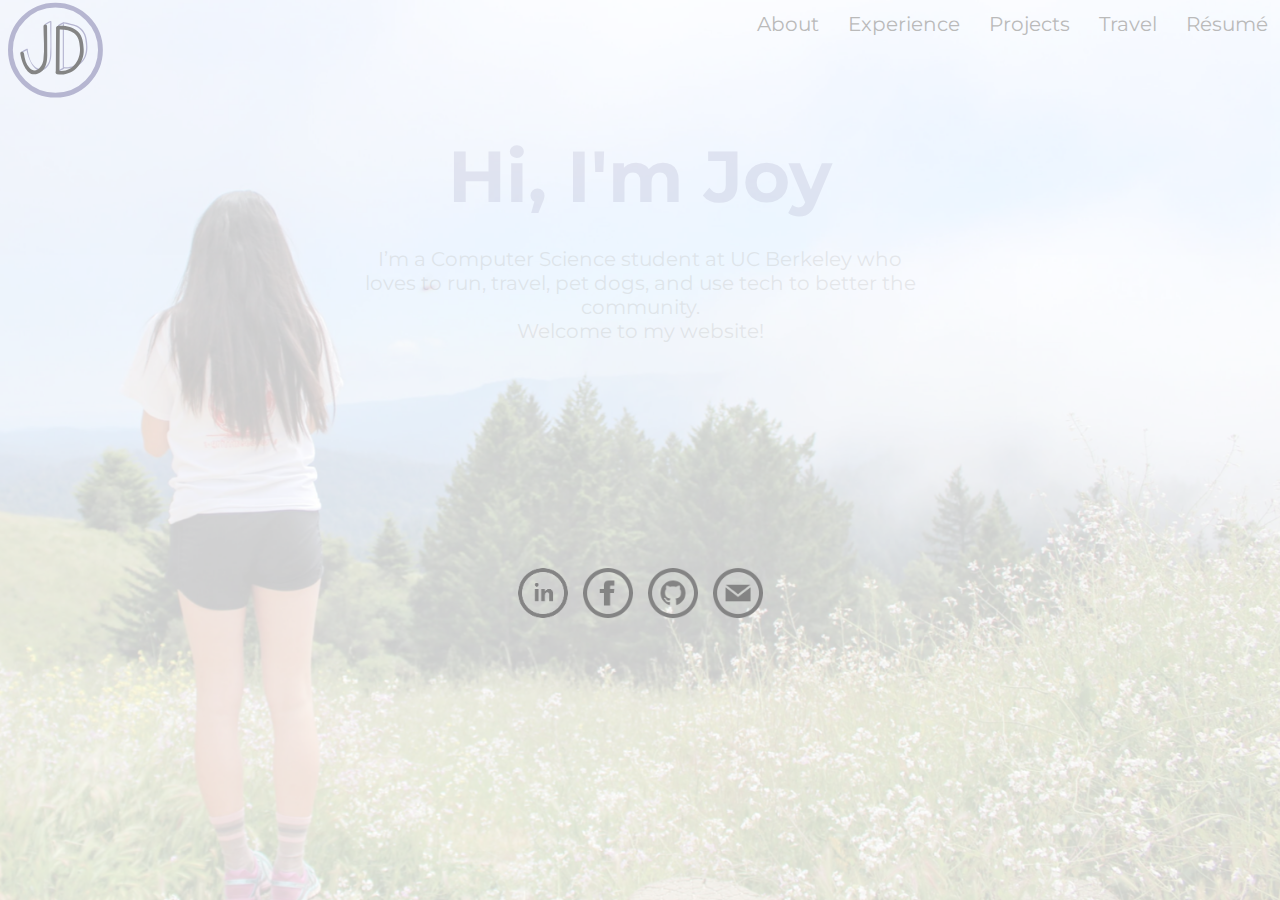
<file: index.html>
<html>
	<head>
		<link href='https://fonts.googleapis.com/css?family=Montserrat:100,200,300,400,500,600,700,800,900' rel='stylesheet'>
		<meta charset="utf-8">
		<title>Joy Dong</title>
		<link rel="shortcut icon" type="image/x-icon" href="assets/img/favicon.ico">
		<link href='https://fonts.googleapis.com/css?family=Montserrat' rel='stylesheet'>
		<script type="text/javascript" src="https://code.jquery.com/jquery-1.11.3.min.js"></script>
		<script type="text/javascript" src="assets/script/main.js"></script>
		<link rel="stylesheet" type="text/css" href="assets/css/style.css" />
	</head>

	<style>
		body, html {
		    height: 100%;
		    margin: 0;
		}

		.bg { 
		    /* The image used */
		    background-image: url("assets/img/background_with_opacity.png");

		    /* Full height */
		    height: 100%; 
		    /*width: 95%*/

		    /* Center and scale the image nicely */
		    background-position: center;
		    background-repeat: no-repeat;
		    background-size: cover;
		    /*opacity: 0.5;*/

		}

		.bg .img {
			opacity:0.5;
		}
	</style>

	<body>
		<div class="bg">


		<div class="main-container">
			<a href="index.html"><div id="logo"><img src="assets/img/logo.svg"></div></a>
			<div id="links-container">
				<div class="links" id="about">
					<a href="about.html">About</a>
				</div>
				<div class="links" id="experience">
					<a href="experience.html">Experience</a>
				</div>
				<div class="links" id="projects">
					<a href="projects.html">Projects</a>
				</div>
				<div class="links" id="travel">
					<a href="travel.html">Travel</a>
				</div>
				<div class="links" id="resume">
					<a href="assets/resume_JoyDong.pdf"target="_blank">Résumé</a>
				</div>
			</div>
		</div>
			<!-- <div id="navbar">
				<div class="main-container">
					<a href="index.html"><div id="logo"><img src="assets/img/logo.svg"></div></a>
					<div id="links-container">
						<a href="about.html"> 
							<div class="links" id="about">About</div>
						</a>
						<a href="experience.html"> 
							<div class="links" id="experience">Experience</div>
						</a>
						<a href="projects.html"> 
							<div class="links" id="projects">Projects</div>
						</a>
						<a href="travel.html"> 
							<div class="links" id="travel">Travel</div>
						</a>
						<a href="assets/resume_JoyDong.pdf"target="_blank"> 
							<div class="links" id="resume">Résumé</div>
						</a>
					</div>
				</div>
			</div> -->



			<section id="main-title">
				<h1><div id="hello">Hi, I'm Joy</div></h1>
				<div id="welcome-message">
					<p>
						I’m a Computer Science student at UC Berkeley who loves to run, travel, pet dogs, and use tech to better the community.<br>Welcome to my website!
					</p>
				</div>
			</section>

			<div id="footer">		
				<a href="https://www.linkedin.com/in/joy-dong/"target="_blank"> 
					<div id="linkedin" class="circle"><img src="assets/img/linkedin.png"></div>
				</a>
				<a href="https://www.facebook.com/joydong99"target="_blank"> 
					<div id="facebook" class="circle"><img src="assets/img/facebook.png"></div>
				</a>
				<a href="https://github.com/joyydong"target="_blank"> 
					<div id="github" class="circle"><img src="assets/img/github.png"></div>
				</a>
				<a href="mailto:joydong@berkeley.edu?subject=Hi!">
					<div id="email" class="circle"><img src="assets/img/email.png"></div>
				</a>
			</div>
		</div>
	</body>
</html>
</file>
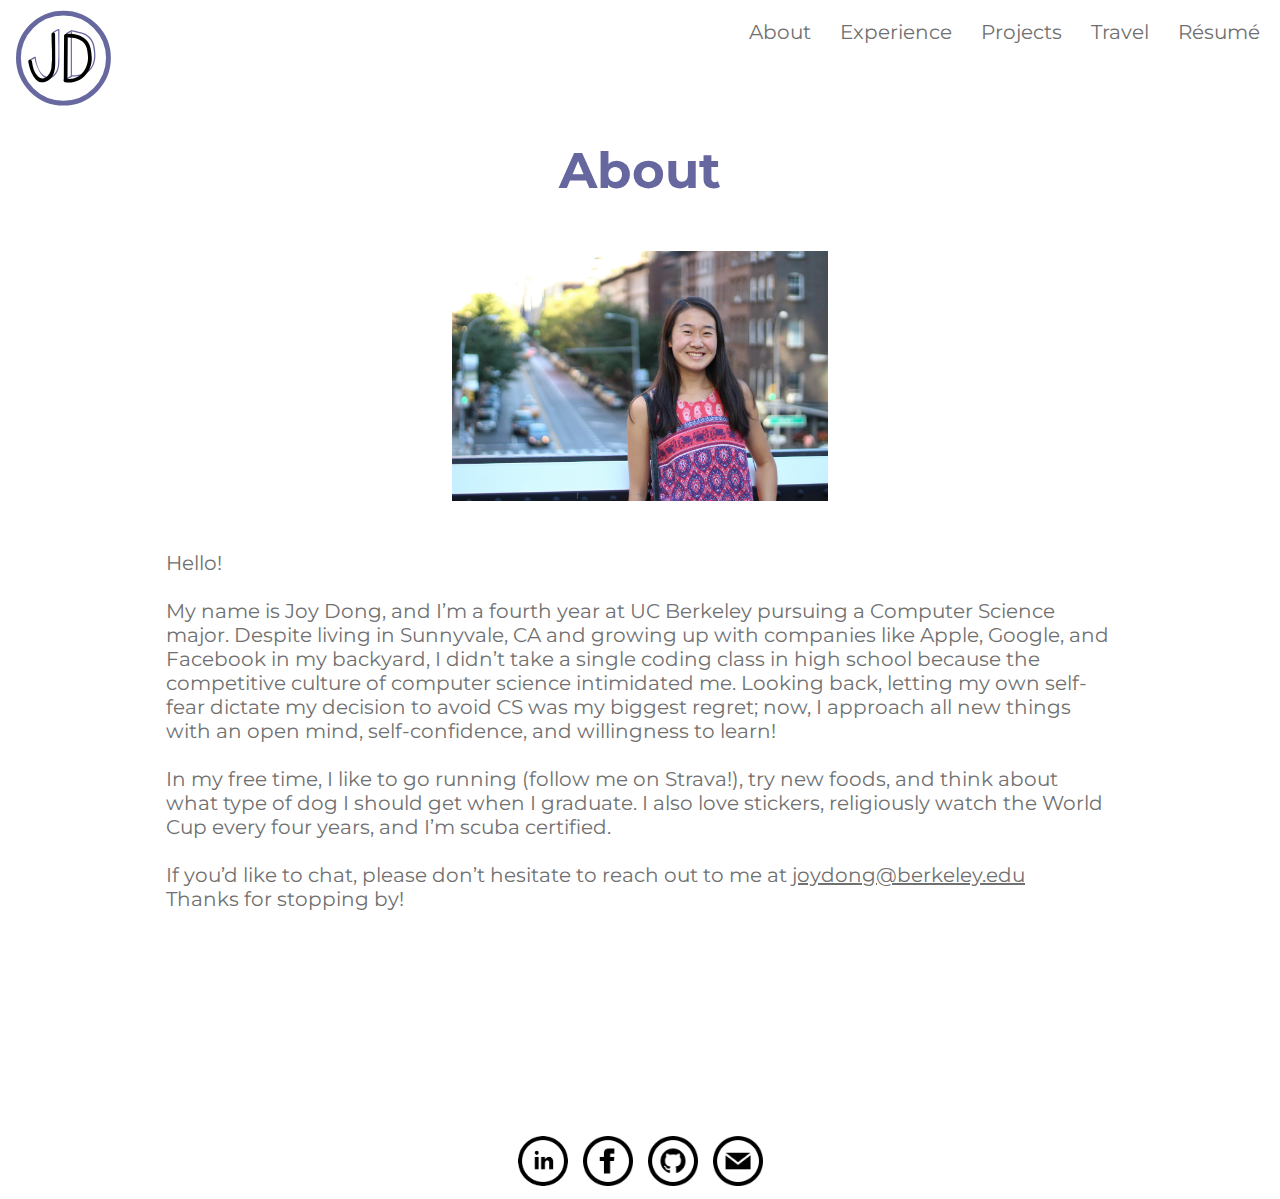
<file: about.html>
<html>
	<head>
		<link href='https://fonts.googleapis.com/css?family=Montserrat:100,200,300,400,500,600,700,800,900' rel='stylesheet'>
		<meta charset="utf-8">
		<title>About</title>
		<link rel="shortcut icon" type="image/x-icon" href="assets/img/favicon.ico">
		<link href='https://fonts.googleapis.com/css?family=Montserrat' rel='stylesheet'>
		<script type="text/javascript" src="https://code.jquery.com/jquery-1.11.3.min.js"></script>
		<script type="text/javascript" src="assets/script/main.js"></script>
		<link rel="stylesheet" type="text/css" href="assets/css/style.css" />
	</head>

	<body>


		
		<!-- <div id="navbar"> -->
			<div class="main-container">
				<a href="index.html"><div id="logo"><img src="assets/img/logo.svg"></div></a>
				<div id="links-container">
					<div class="links" id="about">
						<a href="about.html">About</a>
					</div>
					<div class="links" id="experience">
						<a href="experience.html">Experience</a>
					</div>
					<div class="links" id="projects">
						<a href="projects.html">Projects</a>
					</div>
					<div class="links" id="travel">
						<a href="travel.html">Travel</a>
					</div>
					<div class="links" id="resume">
						<a href="assets/resume_JoyDong.pdf"target="_blank">Résumé</a>
					</div>
				</div>
			</div>
		<!-- </div> -->

		<h1><div id="title">About</div></h1>
			<div id="me-pic"><img src="assets/img/highline_pic.JPG"></div>
			<div id="about-text">
				<p>
					Hello! <br><br>
					My name is Joy Dong, and I’m a fourth year at UC Berkeley pursuing a Computer Science major. Despite living in Sunnyvale, CA and growing up with companies like Apple, Google, and Facebook in my backyard, I didn’t take a single coding class in high school because the competitive culture of computer science intimidated me. Looking back, letting my own self-fear dictate my decision to avoid CS was my biggest regret; now, I approach all new things with an open mind, self-confidence, and willingness to learn!<br><br>
					In my free time, I like to go running (<a href="https://www.strava.com/athletes/29554437">follow me on Strava!</a>), try new foods, and think about what type of dog I should get when I graduate. I also love stickers, religiously watch the World Cup every four years, and I’m scuba certified.<br><br>
					If you’d like to chat, please don’t hesitate to reach out to me at <u><a href="mailto:joydong@berkeley.edu?subject=Hi!">joydong@berkeley.edu</a></u>  <br>
					Thanks for stopping by!
				</p>
			</div>

		<div id="footer">
			<a href="https://www.linkedin.com/in/joy-dong/"target="_blank"> 
				<div id="linkedin" class="circle"><img src="assets/img/linkedin.png"></div>
			</a>
			<a href="https://www.facebook.com/joydong99"target="_blank"> 
				<div id="facebook" class="circle"><img src="assets/img/facebook.png"></div>
			</a>
			<a href="https://github.com/joyydong"target="_blank"> 
				<div id="github" class="circle"><img src="assets/img/github.png"></div>
			</a>
			<a href="mailto:joydong@berkeley.edu?subject=Hi!">
				<div id="email" class="circle"><img src="assets/img/email.png"></div>
			</a>
		</div>

	</body>
</html>
</file>
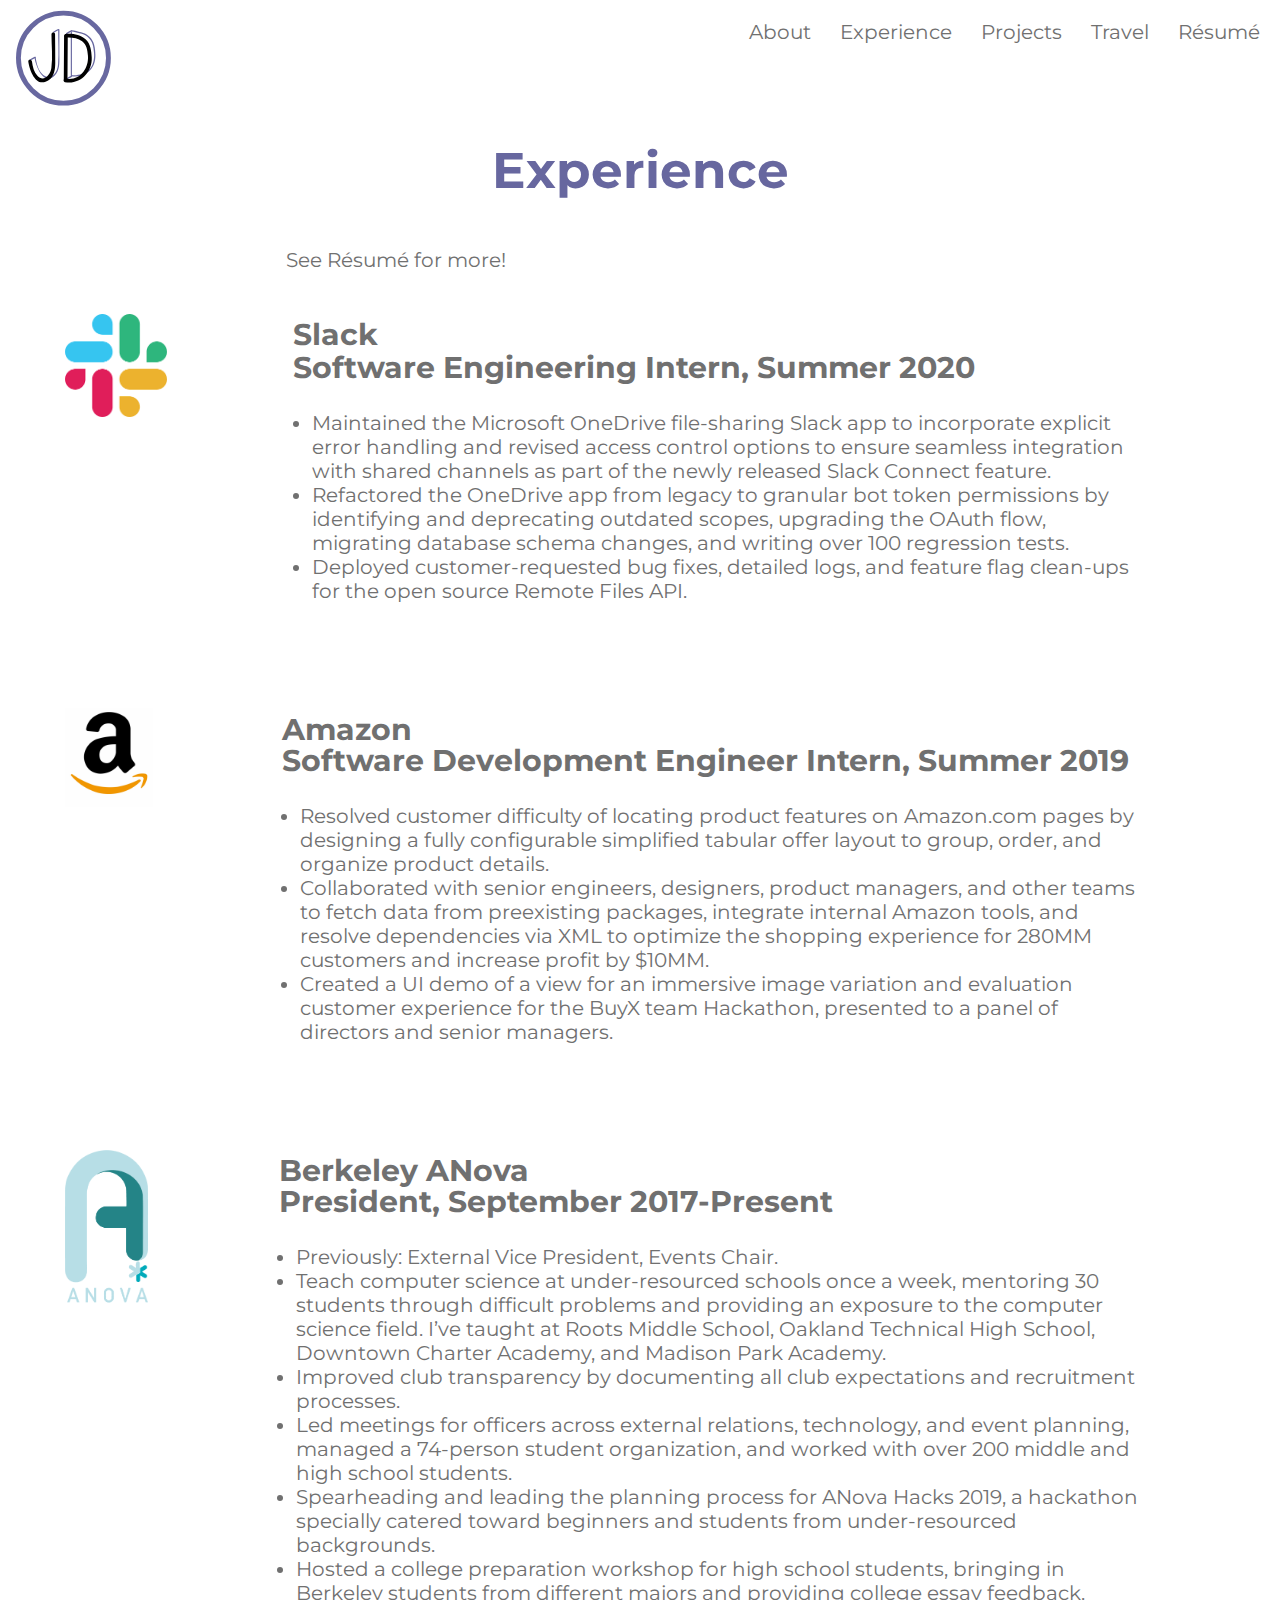
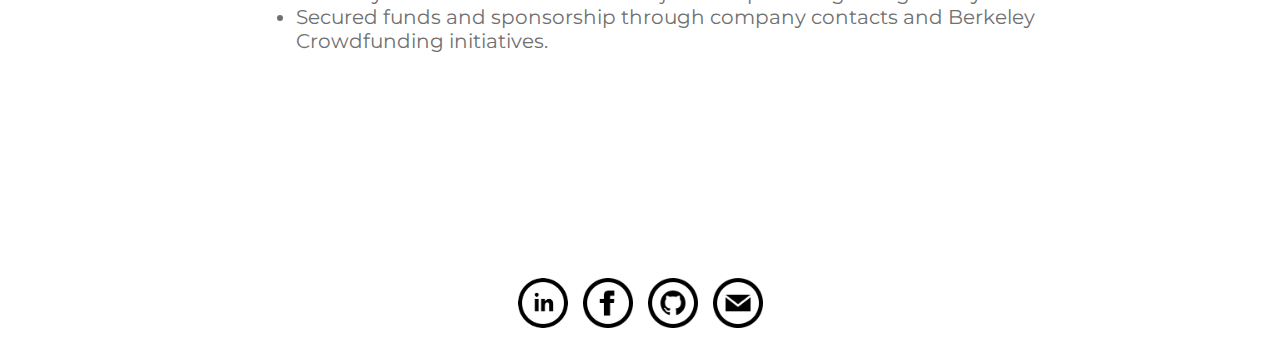
<file: experience.html>
<html>
	<head>
		<link href='https://fonts.googleapis.com/css?family=Montserrat:100,200,300,400,500,600,700,800,900' rel='stylesheet'>
		<meta charset="utf-8">
		<title>Experience</title>
		<link rel="shortcut icon" type="image/x-icon" href="assets/img/favicon.ico">
		<link href='https://fonts.googleapis.com/css?family=Montserrat' rel='stylesheet'>
		<script type="text/javascript" src="https://code.jquery.com/jquery-1.11.3.min.js"></script>
		<script type="text/javascript" src="assets/script/main.js"></script>
		<link rel="stylesheet" type="text/css" href="assets/css/style.css" />
	</head>

	<body>
		<div class="main-container">
			<a href="index.html"><div id="logo"><img src="assets/img/logo.svg"></div></a>
			<div id="links-container">
				<div class="links" id="about">
					<a href="about.html">About</a>
				</div>
				<div class="links" id="experience">
					<a href="experience.html">Experience</a>
				</div>
				<div class="links" id="projects">
					<a href="projects.html">Projects</a>
				</div>
				<div class="links" id="travel">
					<a href="travel.html">Travel</a>
				</div>
				<div class="links" id="resume">
					<a href="assets/resume_JoyDong.pdf"target="_blank">Résumé</a>
				</div>
			</div>
		</div>

		<h1><div id="title">Experience</div></h1>

		
		<div class="experience-title-container">
			<p>
				See <a href="assets/resume_JoyDong.pdf"target="_blank">Résumé</a> for more!
			</p>
		</div>
			

		<div class="experience-container">
			<div class="experience-pic" id="slack-pic"><img src="assets/img/slack.png"></div>
				<div class="block" id="slack-block">
				<div class="experience-title-container">
					<h2><a href="https://slack.com/"><div class="experience-title" id="slack-title">Slack</div></a></h2>
				</div>
					<h2><div class="experience-pos" id="slack-pos">Software Engineering Intern, Summer 2020</div></h2>
				<div class = "experience-text" id="slack-text">
					<ul>
						<li>Maintained the <a href="https://slack.com/app-pages/onedrive">Microsoft OneDrive file-sharing Slack app</a> to incorporate explicit error handling and revised access control options to ensure seamless integration with shared channels as part of the newly released Slack Connect feature.</li>
						<li>Refactored the OneDrive app from legacy to granular bot token permissions by identifying and deprecating outdated scopes, upgrading the OAuth flow, migrating database schema changes, and writing over 100 regression tests.</li>
						<li>Deployed customer-requested bug fixes, detailed logs, and feature flag clean-ups for the open source Remote Files API.</li>
					</ul>  
				</div>
			</div>
		</div>

		<div class="experience-container">
			<div class="experience-pic" id="amazon-pic"><img src="assets/img/amazon.jpg"></div>
				<div class="block" id="amazon-block">
				<div class="experience-title-container">
					<h2><a href="https://www.amazon.com/"><div class="experience-title" id="amazon-title">Amazon</div></a></h2>
				</div>
					<h2><div class="experience-pos" id="amazon-pos">Software Development Engineer Intern, Summer 2019</div></h2>
				<div class = "experience-text" id="amazon-text">
					<ul>
						<li>Resolved customer difficulty of locating product features on Amazon.com pages by designing a fully configurable simplified tabular offer layout to group, order, and organize product details. </li> 
						<li>Collaborated with senior engineers, designers, product managers, and other teams to fetch data from preexisting packages, integrate internal Amazon tools, and resolve dependencies via XML to optimize the shopping experience for 280MM customers and increase profit by $10MM.</li>
						<li>Created a UI demo of a view for an immersive image variation and evaluation customer experience for the BuyX team Hackathon, presented to a panel of directors and senior managers.</li>
					</ul>  
				</div>
			</div>
		</div>
			

		<div class="experience-container">
			<div class="experience-pic" id="anova-pic"><img src="assets/img/anova.png"></div>
			<div class="block">
				<div class="experience-title-container">
					<h2><a href="https://www.berkeleyanova.org/"><div class="experience-title" id="anova-title">Berkeley ANova</div></a></h2>
				</div>					
				<h2><div class="experience-pos"id="anova-pos">President, September 2017-Present</div></h2>
				<div class = "experience-text" id="anova-text">
					<ul>
						<li>Previously: External Vice President, Events Chair.</li>
						<li>Teach computer science at under-resourced schools once a week, mentoring 30 students through difficult problems and providing an exposure to the computer science field. I’ve taught at Roots Middle School, Oakland Technical High School, Downtown Charter Academy, and Madison Park Academy.</li>
						<li>Improved club transparency by documenting all club expectations and recruitment processes.</li>
						<li>Led meetings for officers across external relations, technology, and event planning, managed a 74-person student organization, and worked with over 200 middle and high school students.</li>
						<li>Spearheading and leading the planning process for ANova Hacks 2019, a hackathon specially catered toward beginners and students from under-resourced backgrounds.</li>
						<li>Hosted a college preparation workshop for high school students, bringing in Berkeley students from different majors and providing college essay feedback. </li>
						<li>Secured funds and sponsorship through company contacts and Berkeley Crowdfunding initiatives.</li>
					</ul>  
				</div>
			</div>
		</div>

		<div id="footer">
			<a href="https://www.linkedin.com/in/joy-dong/"target="_blank"> 
				<div id="linkedin" class="circle"><img src="assets/img/linkedin.png"></div>
			</a>
			<a href="https://www.facebook.com/joydong99"target="_blank"> 
				<div id="facebook" class="circle"><img src="assets/img/facebook.png"></div>
			</a>
			<a href="https://github.com/joyydong"target="_blank"> 
				<div id="github" class="circle"><img src="assets/img/github.png"></div>
			</a>
			<a href="mailto:joydong@berkeley.edu?subject=Hi!">
				<div id="email" class="circle"><img src="assets/img/email.png"></div>
			</a>
		</div>

	</body>
</html>
</file>
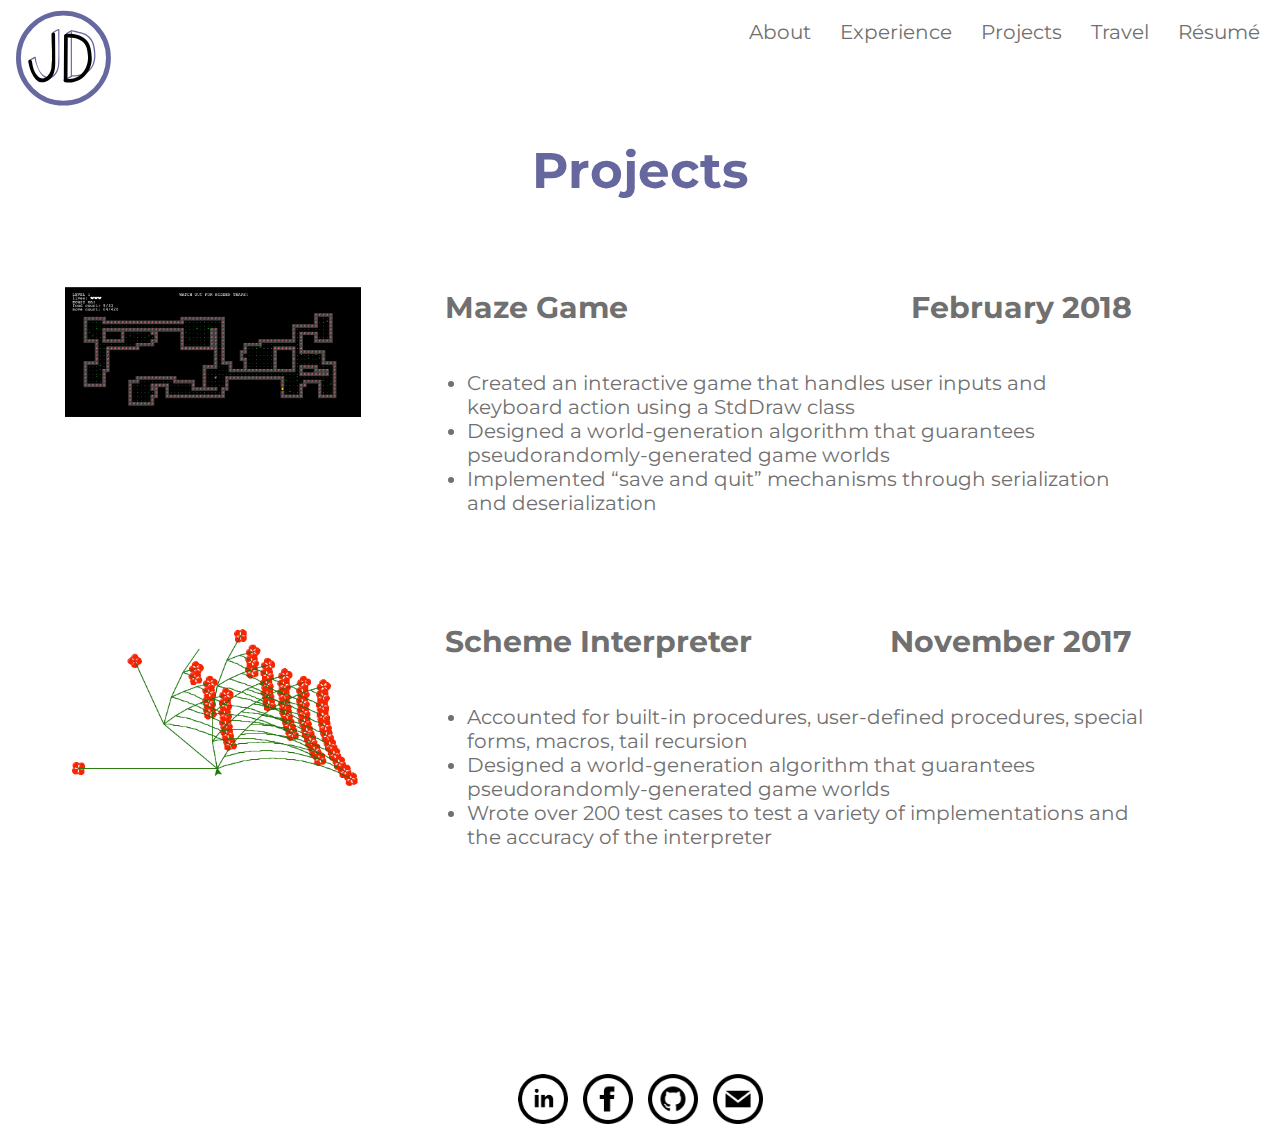
<file: projects.html>
<html>
	<head>
		<link href='https://fonts.googleapis.com/css?family=Montserrat:100,200,300,400,500,600,700,800,900' rel='stylesheet'>
		<meta charset="utf-8">
		<title>Projects</title>
		<link rel="shortcut icon" type="image/x-icon" href="assets/img/favicon.ico">
		<link href='https://fonts.googleapis.com/css?family=Montserrat' rel='stylesheet'>
		<script type="text/javascript" src="https://code.jquery.com/jquery-1.11.3.min.js"></script>
		<script type="text/javascript" src="assets/script/main.js"></script>
		<link rel="stylesheet" type="text/css" href="assets/css/style.css" />
	</head>

	<body>

		<div class="main-container">
			<a href="index.html"><div id="logo"><img src="assets/img/logo.svg"></div></a>
			<div id="links-container">
				<div class="links" id="about">
					<a href="about.html">About</a>
				</div>
				<div class="links" id="experience">
					<a href="experience.html">Experience</a>
				</div>
				<div class="links" id="projects">
					<a href="projects.html">Projects</a>
				</div>
				<div class="links" id="travel">
					<a href="travel.html">Travel</a>
				</div>
				<div class="links" id="resume">
					<a href="assets/resume_JoyDong.pdf"target="_blank">Résumé</a>
				</div>
			</div>
		</div>

		<h1><div id="title">Projects</div></h1>

		<div class="proj-container">
			<div id="maze-pic" class="proj-pic"><img src="assets/img/maze.png"></div>
			<div class="proj-block" id="maze-block">
				<div class="proj-title-container">
					<h2><div class="proj-title" id="maze-title">Maze Game</div></h2>
					<h2><div class="proj-date" id="maze-date">February 2018</div></h2>
				</div>
				<div class="proj-text" id="maze-text">
					<ul>
						<li>Created an interactive game that handles user inputs and keyboard action using a StdDraw class</li>
						<li>Designed a world-generation algorithm that guarantees pseudorandomly-generated game worlds</li>
						<li>Implemented “save and quit” mechanisms through serialization and deserialization</li>
					</ul>  
				</div>
			</div>
		</div>

		<div class="proj-container">
			<div id="scheme-pic" class="proj-pic"><img src="assets/img/money_tree.png"></div>
			<div class="proj-block" id="scheme-block">
				<div class="proj-title-container">
					<h2><div class="proj-title" id="scheme-title">Scheme Interpreter</div></h2>
					<h2><div class="proj-date" id="scheme-date">November 2017</div></h2>
				</div>
				<div class="proj-text" id="scheme-text">
					<ul>
						<li>Accounted for built-in procedures, user-defined procedures, special forms, macros, tail recursion</li>
						<li>Designed a world-generation algorithm that guarantees pseudorandomly-generated game worlds</li>
						<li>Wrote over 200 test cases to test a variety of implementations and the accuracy of the interpreter</li>
					</ul>  
				</div>
			</div>
		</div>

		<div id="footer">
			<a href="https://www.linkedin.com/in/joy-dong/"target="_blank"> 
				<div id="linkedin" class="circle"><img src="assets/img/linkedin.png"></div>
			</a>
			<a href="https://www.facebook.com/joydong99"target="_blank"> 
				<div id="facebook" class="circle"><img src="assets/img/facebook.png"></div>
			</a>
			<a href="https://github.com/joyydong"target="_blank"> 
				<div id="github" class="circle"><img src="assets/img/github.png"></div>
			</a>
			<a href="mailto:joydong@berkeley.edu?subject=Hi!">
				<div id="email" class="circle"><img src="assets/img/email.png"></div>
			</a>
		</div>

	</body>
</html>
</file>
<file: assets/css/style.css>
body {
    font-family: 'Montserrat';
    color:#707070;
    font-size: 20px;
}

A {
	text-decoration: none;
	color: inherit;
}

A:hover {
	color:#67679F;
	font-style: italic;
	/* font-weight: bold; */
	text-decoration: underline;
}

#background { 
    height: 100%; 
    background-position: center;
    background-repeat: no-repeat;
    background-size: cover;
    background-attachment: fixed;
}

img {
    max-width: 100%;
    max-height: 100%;
}

.main-container {
	display: inline;
	align-items: center;
	/*background-color: white;*/
	width: 100%;
	padding: 10px 5px 10px 5px;
	/*position: fixed;*/
}

#background {
	position:absolute;
	overflow: hidden;
}

#logo {
	width: 100px;
	height: 100px;
	display:inline-block;
}

#logo:hover {
	transform: scale(1.12) perspective(1px);
}

#links-container {
	display: inline-block;
	float: right;
	/*margin-left: 50%;*/
}


.links {
	padding: 12px;
	display: inline-block;
}
/*
.links:nth-child(1) {
	left: 600;
}

.links:nth-child(2) {
	left: 700;
}

.links:nth-child(3) {
	left: 800;
}*/

#hello {
	font-size:72px;
	color:#67679F;
	font-style: ExtraBold;
	text-align: center;
	/*background-color: white;*/
}

#title {
	font-size:50px;
	color:#67679F;
	font-style: ExtraBold;
	text-align: center;
		/*background-color: white;*/

}

#welcome-message {
	text-align: center;
	width:45%;
	margin: 0 auto;
	/*padding-top: 20px;*/
	/*color:black;*/
}



/*about pg*/
#me-pic {
	height: 250px;
	text-align: center;
    display: block;
    margin-left: auto;
    margin-right: auto;
    margin-top: 50px;
    width: 50%;
}

#about-text {
	width:75%;
	margin: 0 auto;
	margin-top: 50px;
}


/*experience pg*/
.experience-container {
	display: flex;
	margin-right: 10%;
	margin-top: 5%;
}
.experience-pic {
	margin-top: 2%;
	margin-left: 5%;
	height:30%;
	display:inline-block;
}

#amazon-pic {
	width: 20%;
	height:20%;
}

#anova-pic {
	width:20%;
}

.experience-title-container {
	display: flex;
	justify-content: space-between;
	width: 60%;
	margin-left: 22%;
	margin-bottom: -5%;
}
.experience-pos {
	margin-right: -50%;
	margin-left: 22%;
}

/* .experience-date {
	position: absolute;
    right: 20px;
    left: auto;
    z-index: 100;
    margin-right: 10%;
} */

.block {
	margin-left: -10%;
}

.experience-text {
	margin-left: 20%;
}





/*project pg*/
.proj-pic {
	width: 30%;
	height:20%;
}
.proj-container {
	display: flex;
	margin-right: 10%;
	margin-top: 5%;
}
.proj-pic {
	margin-top: 2%;
	margin-left: 5%;
	height:30%;
	display:inline-block;
}



.proj-title-container {
	display: flex;
	justify-content: space-between;
	width: 60%;
	margin-left: 22%;
	/*margin-bottom: -5%;*/
	/*margin-top: -10%;*/
}

.proj-date {
	position: absolute;
    right: 20px;
    left: auto;
    z-index: 100;
    margin-right: 10%;
}

.proj-block {
	margin-left: -10%;
}

/*#workday-block {
	margin-left: -6%;
}*/

.proj-text {
	margin-left: 20%;
}



/*travel pg*/
#note {
	margin-left: 12%;
}
.travel-title {
	margin-left: 12%;
}

.travel-title-container {
	margin-top: 10%;
	display: flex;
	justify-content: space-between;
	margin-left: 11%;
	/*width: 100%;*/
	width:75%;
}

.travel-date {
	/*align-self: flex-end;*/
	margin-left:auto;
}

.travel-text {
	width:75%;
	margin: 0 auto;
}

#row {
	display: flex;
	width:50%;
	margin: 0 auto;
	flex-wrap: wrap;
}

.image {
	height: 80px;
	width: 120px;
	padding: 10px;
	cursor: pointer;
}


.carousel-container {
	position: absolute;
	top: 50%;
	left: 50%;
	z-index: 3;
	transform: translate(-50%, -50%);
	background-color: grey;
	height: 337px;
	width: 450px;
	overflow: hidden;
}

.carousel-strip {
	transition: 0.4s;
	position: absolute;
	left: 0px;
	display: flex;
}

.carousel-section {
	height: 337px;
	width: 450px;
	position: relative;
}

.carousel-section img {
	width:450px;
}

.left, .right {
	position: absolute;
	top: 50%;
	transform: translateY(-50%);
	cursor: pointer;
	z-index: 3;
	padding: 20px;
	font-size: 48px;
	color: white;
}

.left {
	left: calc(50% - 50vh);
}

.right {
	right: calc(50% - 50vh);
}

.close {
	cursor: pointer;
	color: white;
	font: 36px/100% arial, sans-serif;
  	position: absolute;
	right: 20px;
	text-decoration: none;
	text-shadow: 0 1px 0 #fff;
	top: 20px;
	z-index: 3;
}

.overlay {
	background: rgba(0, 0, 0, 0.6);
	position: absolute;
	height: 100vh;
	width: 100vw;
	z-index: 2;
	top: 0px;
	left: 0px;
}



#footer {
	padding-top: 200px;
	text-align: center;
	margin:auto;
	position: relative;
    bottom: 0;
    width: 100%;
}

.circle {
	margin:0 auto;
	width:50px;
	height:50px;
	display: inline-block;
	padding: 5px;
	margin: 0 auto;

}

.circle:hover {
    transform: translateY(-7px);
    cursor: pointer;
/*    border-color: #3b8874;
*/    transition-duration: 0.5s;
}
</file>
